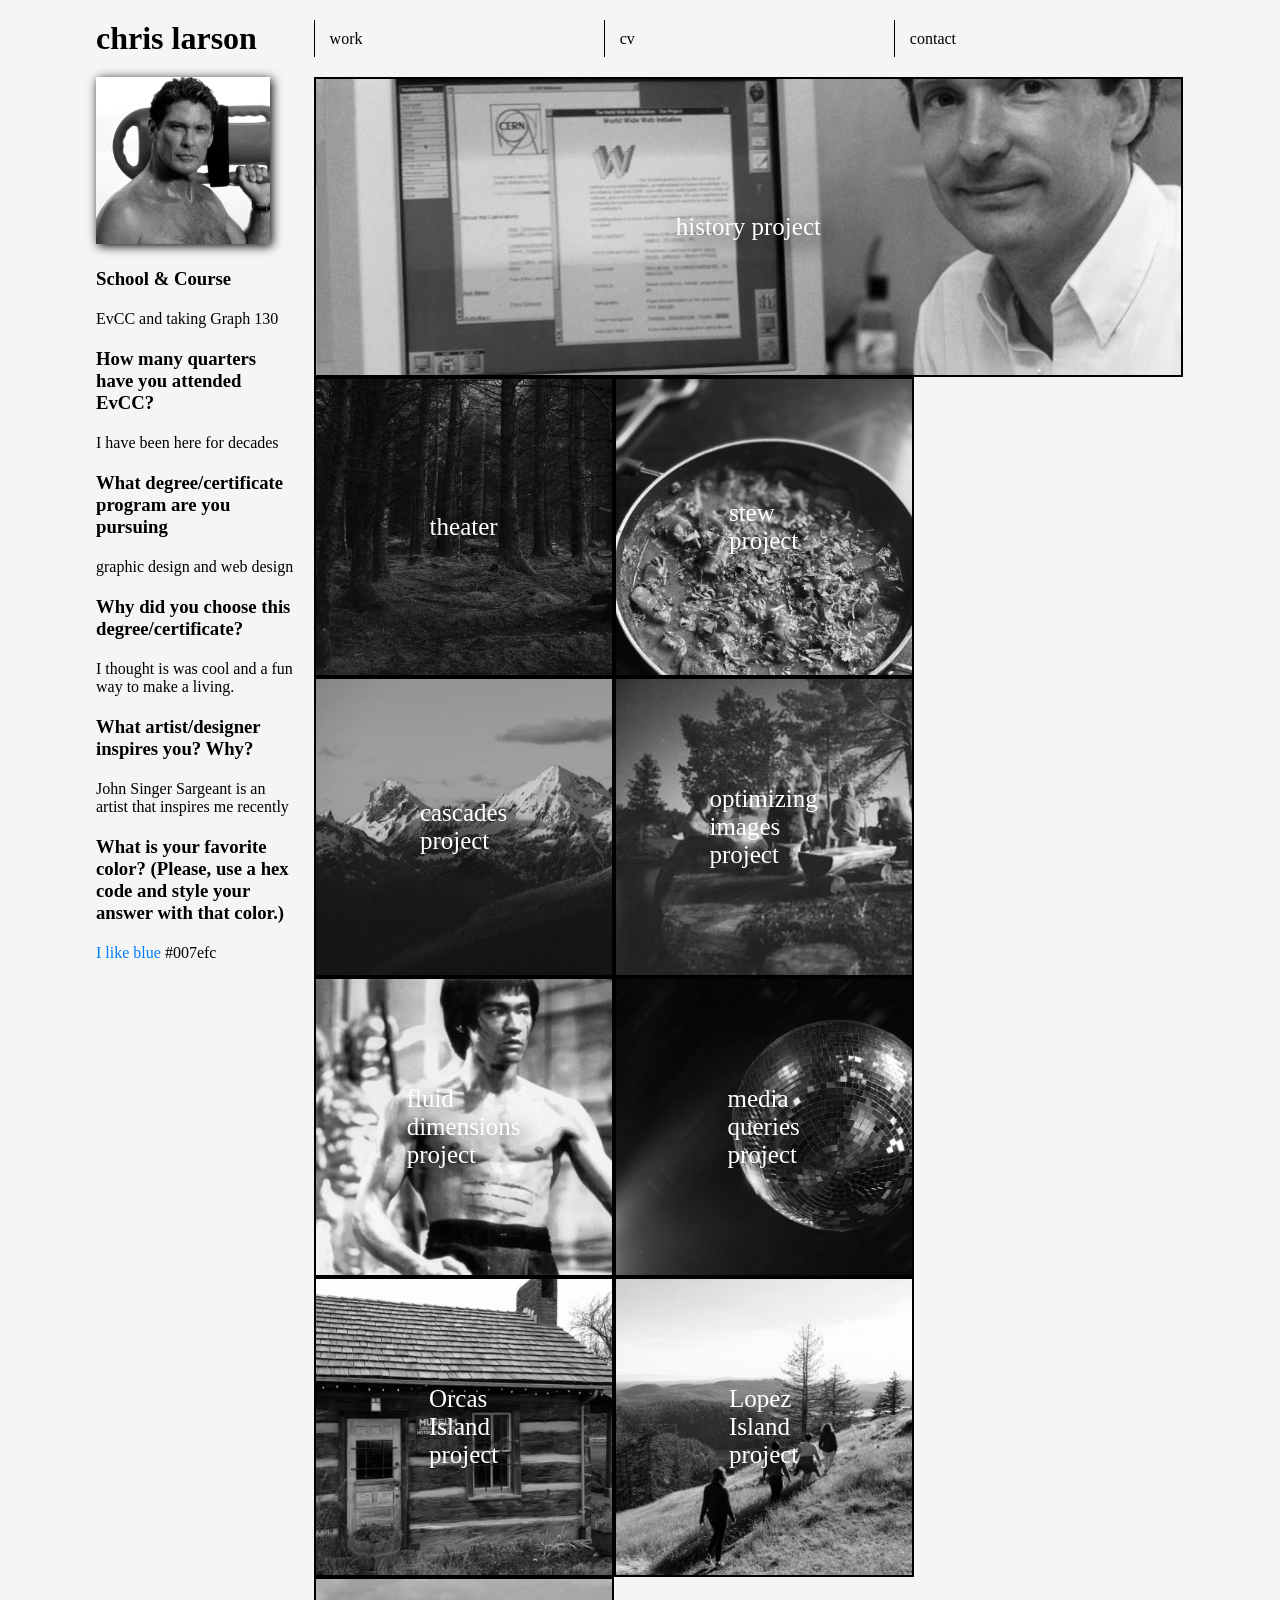
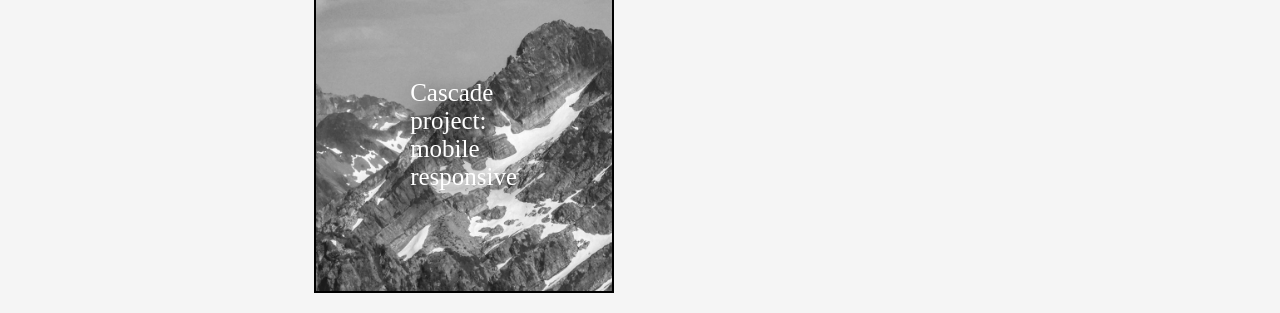
<file: index.html>
<!DOCTYPE html>
<html lang="en">
<head>
    <meta charset="UTF-8">
    <meta name="viewport" content="width=device-width, initial-scale=1.0">
    <title>Chris's Website</title>
    <link href="styles/homepage.css" rel="stylesheet">
</head>
<body>
    <header>
        <h1>chris larson</h1>
        <nav>
            <a href="#work"><p>work</p></a>
            <a href="#cv"><p>cv</p></a>
            <a href="#contact"><p>contact</p></a>
        </nav>
    </header>
    <main>
        <aside>
            <img class="faze" src="images/hoff.png" alt="profile image">
            <h3>School & Course</h3>
            <p>EvCC and taking Graph 130</p>
            <h3>How many quarters have you attended EvCC?</h3>
            <p>I have been here for decades</p>
            <h3>What degree/certificate program are you pursuing</h3>
            <p>graphic design and web design</p>
            <h3>Why did you choose this degree/certificate?</h3>
            <p>I thought is was cool and a fun way to make a living.</p>
            <h3>What artist/designer inspires you? Why?</h3>
            <p>John Singer Sargeant is an artist that inspires me recently</p>
            <h3>What is your favorite color?  (Please, use a hex code and style your answer with that color.)</h3>
            <p> <span style="color:#007efc">I like blue</span> #007efc</p>
        </aside>
        <article id="work">
            <section class="project" id="history">
                <a href="pages/history-refactor.html"><p>history project</p></a>
            </section>
            <section class="project" id="theater">
                <a href="pages/theater.html"><p>theater</p></a>
            </section>
            <section class="project" id="stew">
                <a href="pages/stew.html"><p>stew project</p></a>
            </section>
            <section class="project" id="cascades">
                <a href="pages/cascades.html"><p>cascades project</p></a>
            </section>
            <section class="project" id="images">
                <a href="pages/opt-image.html"><p>optimizing images project</p></a>
            </section>
            <section class="project" id="fluid">
                <a href="pages/fluid.html"><p>fluid dimensions project</p></a>
            </section>
            <section class="project" id="disco">
                <a href="pages/disco.html"><p>media queries project</p></a>
            </section>
            <section class="project" id="orcas">
                <a href="pages/orcas.html"><p>Orcas Island project</p></a>
            </section>
            <section class="project" id="lopez">
                <a href="pages/lopez.html"><p>Lopez Island project</p></a>
            </section>
            <section class="project" id="mobile-cascade">
                <a href="pages/mobile-cascade.html"><p>Cascade project: mobile responsive</p></a>
            </section>
            <!-- <section class="project" id="history">
                <a href="pages/history-refactor.html"><p>history project</p></a>
            </section>
            <section class="project" id="history">
                <a href="pages/history-refactor.html"><p>history project</p></a>
            </section>
            <section class="project" id="history">
                <a href="pages/history-refactor.html"><p>history project</p></a>
            </section>
            <section class="project" id="history">
                <a href="pages/history-refactor.html"><p>history project</p></a>
            </section>
            <section class="project" id="history">
                <a href="pages/history-refactor.html"><p>history project</p></a>
            </section>
            <section class="project" id="history">
                <a href="pages/history-refactor.html"><p>history project</p></a>
            </section>
            <section class="project" id="history">
                <a href="pages/history-refactor.html"><p>history project</p></a>
            </section> -->

        </article>
    </main>
</body>
</html>
</file>
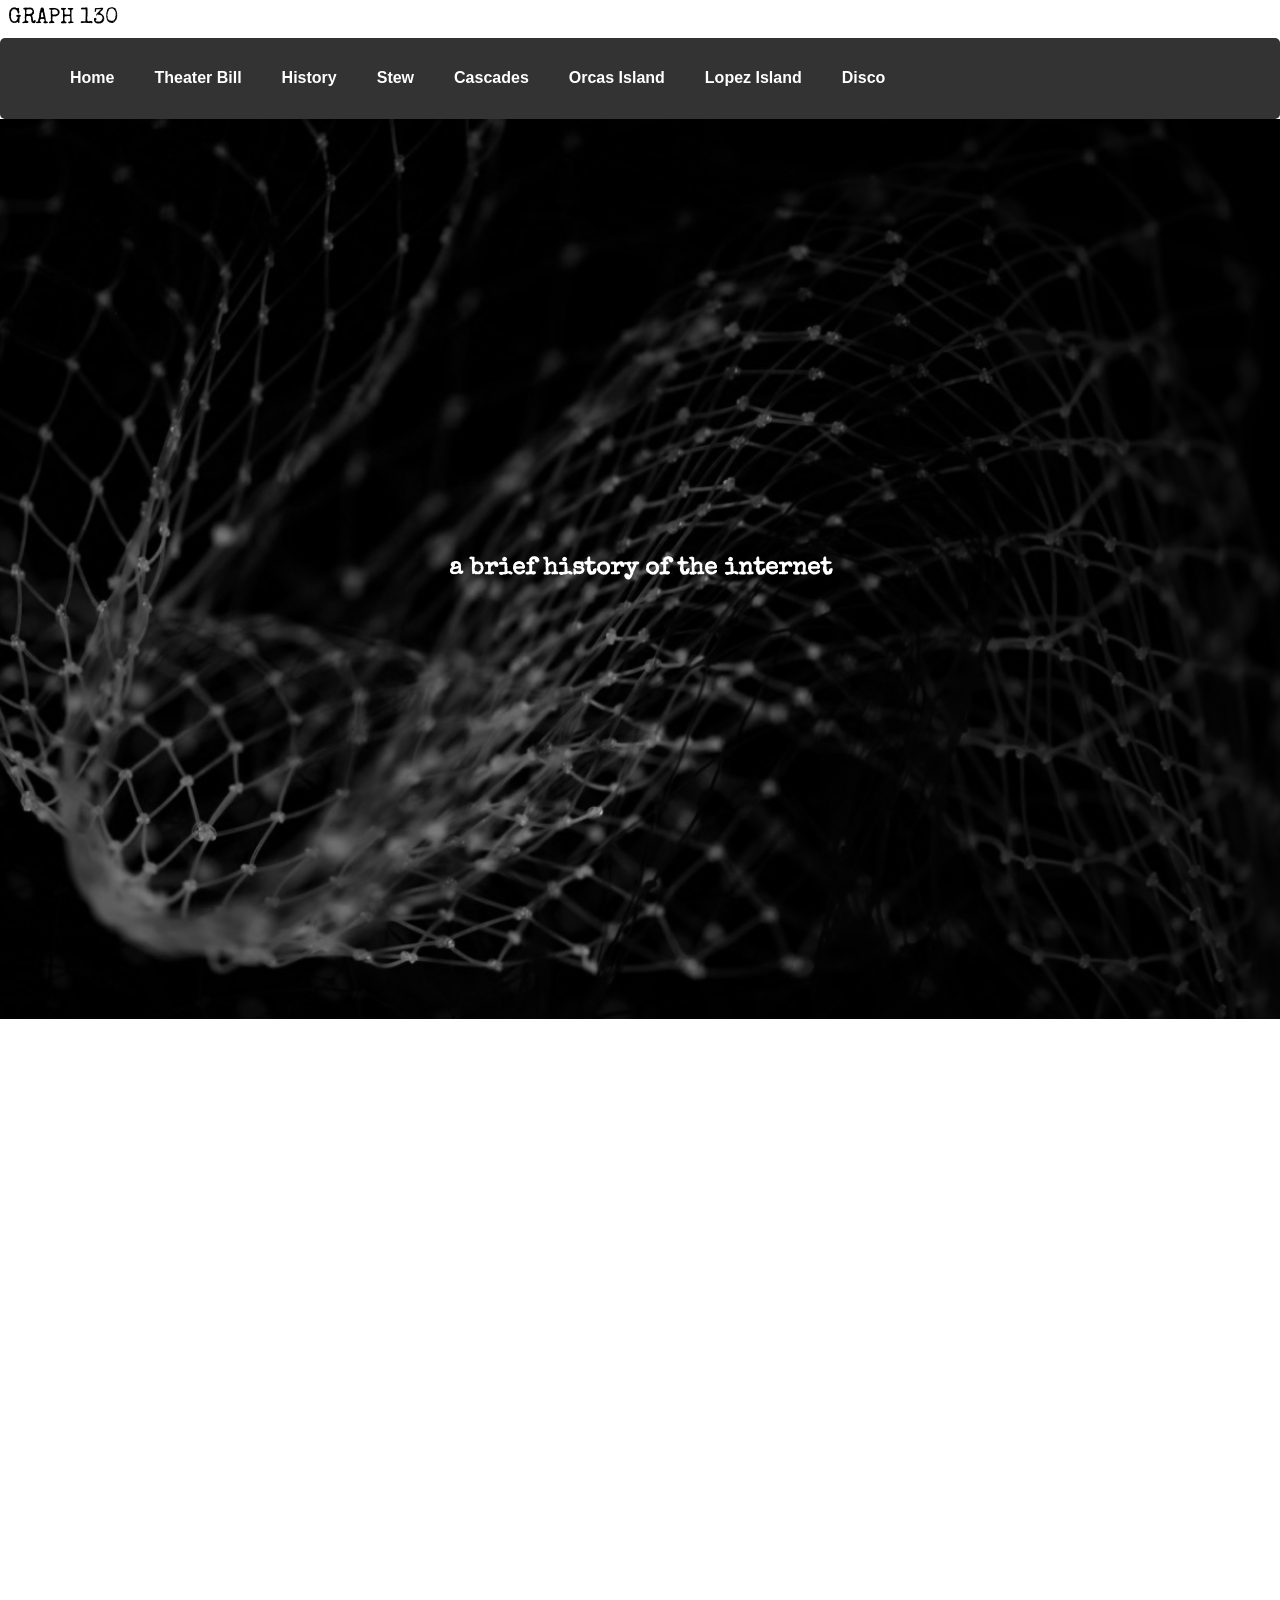
<file: pages/history-refactor.html>
<DOCTYPE html>
<html>
<head>
<title>History of the Internet - briefly</title>
<link href="../styles/history-refactor.css" rel="stylesheet" type="text/css">
<link rel="preconnect" href="https://fonts.googleapis.com">
<link rel="preconnect" href="https://fonts.gstatic.com" crossorigin>
<link href="https://fonts.googleapis.com/css2?family=Bruno+Ace+SC&family=Roboto:ital,wght@0,100..900;1,100..900&family=Special+Elite&display=swap" rel="stylesheet">
<link href="https://unpkg.com/aos@2.3.1/dist/aos.css" rel="stylesheet">

</head>
<body>
    <div id="nav-placeholder"></div>
    <script>
        fetch('nav.html')
        .then(response => response.text())
        .then(data => {
        document.getElementById('nav-placeholder').innerHTML = data;
        });
    </script>
    <section class="hero">
        <h1>a brief history of the internet</h1>
    </section>
    <main>
        <section data-aos="fade-right">    
            <p><b>Dwight Eisenhower</b> - American politician and Army general who served as the 34th President of the United States from 1953 until 1961.</p>
            <img src="../images/1-ike.jpg" alt="President Eisenhower" width="100%">
        </section>
        <section data-aos="fade-up">
            <p><b>Sputnik</b> the first artificial satellite launched into space.</p>
            <img src="../images/2-sputnik-1957.jpg" alt="Sputnik" width="100%"><br>
            <img src="../images/3-news-10-1957.jpg" alt="Newspaper" width="100%">
        </section>
        <section data-aos="fade-left">
            <p><b>ARPA</b> - (Advanced Research Project Agency) later DARPA (defense)</p>
            <img src="../images/4-arpanet2.gif" alt="ARPA" width="100%">
            <img src="../images/5-early-arpanet.jpg" alt="ARPA" width="100%">
        </section>
        <section data-aos="fade-right">
            <p>“The Internet as we know it really got started in the early 1960s. That was when J.C.R. Licklider — a computer scientist with technology company Bolt, Beranek and Newman (BBN) — formulated a few unique ideas about global networking in a series of memos, describing an <b>"Intergalactic Computer Network."</b><br>
            His idea: link computers together across the globe; and anybody near a computer could share information. As it turns out, Licklider had the right idea at the right time. The Cold War had the United States searching for a communication network that could survive a nuclear attack.”<br>
            <a href="https://www.livescience.com/42604-who-invented-the-internet.html" target="_blank">Quote taken from Livescience.com</a></p>
        </section>
        <section data-aos="fade-up">
            <img src="../images/6-apranet-82.jpg" alt="ARPA" width="100%">
            <p>Tim Berners-Lee developed the first HTML (Hypertext Markup Language) in 1989</p>
        </section>
        <section data-aos="fade-left">
            <img src="../images/8-tim-berners-lee.jpg" alt="Tim Berners-Lee" width="100%">
            <p>(Published text has always been marked up so that the author and publisher would be able to synchronize and layout a publication the way it has been envisioned. TBL created a markup language that tells a web browser how to visually display a page the way the “author” envisioned it.)</p> 
        </section>
        <section data-aos="fade-right">
            <img src="../images/7-proof-marks.jpg" alt="Proof Marks" width="100%">
            <p>Marc Andereessen added an image tag to HTML and founded Netscape - 1993</p>
        </section>
        <section data-aos="fade-up">
            <img src="../images/9-marc-andreessen.jpg" alt="Marc" width="100%">
            <p> During the 90’s there were browser wars and HTML was becoming fragmented. TBL created <a href="https://www.w3.org/" target="_blank">The World Wide Web Consortium</a> to maintain HTML standards.</p>
        </section>
        <section data-aos="fade-left">
            <img src="../images/12-w3c.png" alt="W3C" width="100%">
            <p>Versions</p>
            <ul>
                <li>HTML 3.2 - 1997</li>
                <li>HTML 4.01 - 1999</li>
                <li>XHTML - 2000</li>
                <li>HTML5 - 2014</li>
                <li></li>
            </ul>
            <img src="../images/11-html5.png" alt="HTML5" width="100%">
            <p> There have been many versions of HTML. We are currently in version HTML5 and many people don’t see a sixth one coming any time soon, if ever. </p>
        </section>
</main>
<script src="https://unpkg.com/aos@2.3.1/dist/aos.js"></script>
<script>
  AOS.init();
</script>
</body>
</html>
</file>
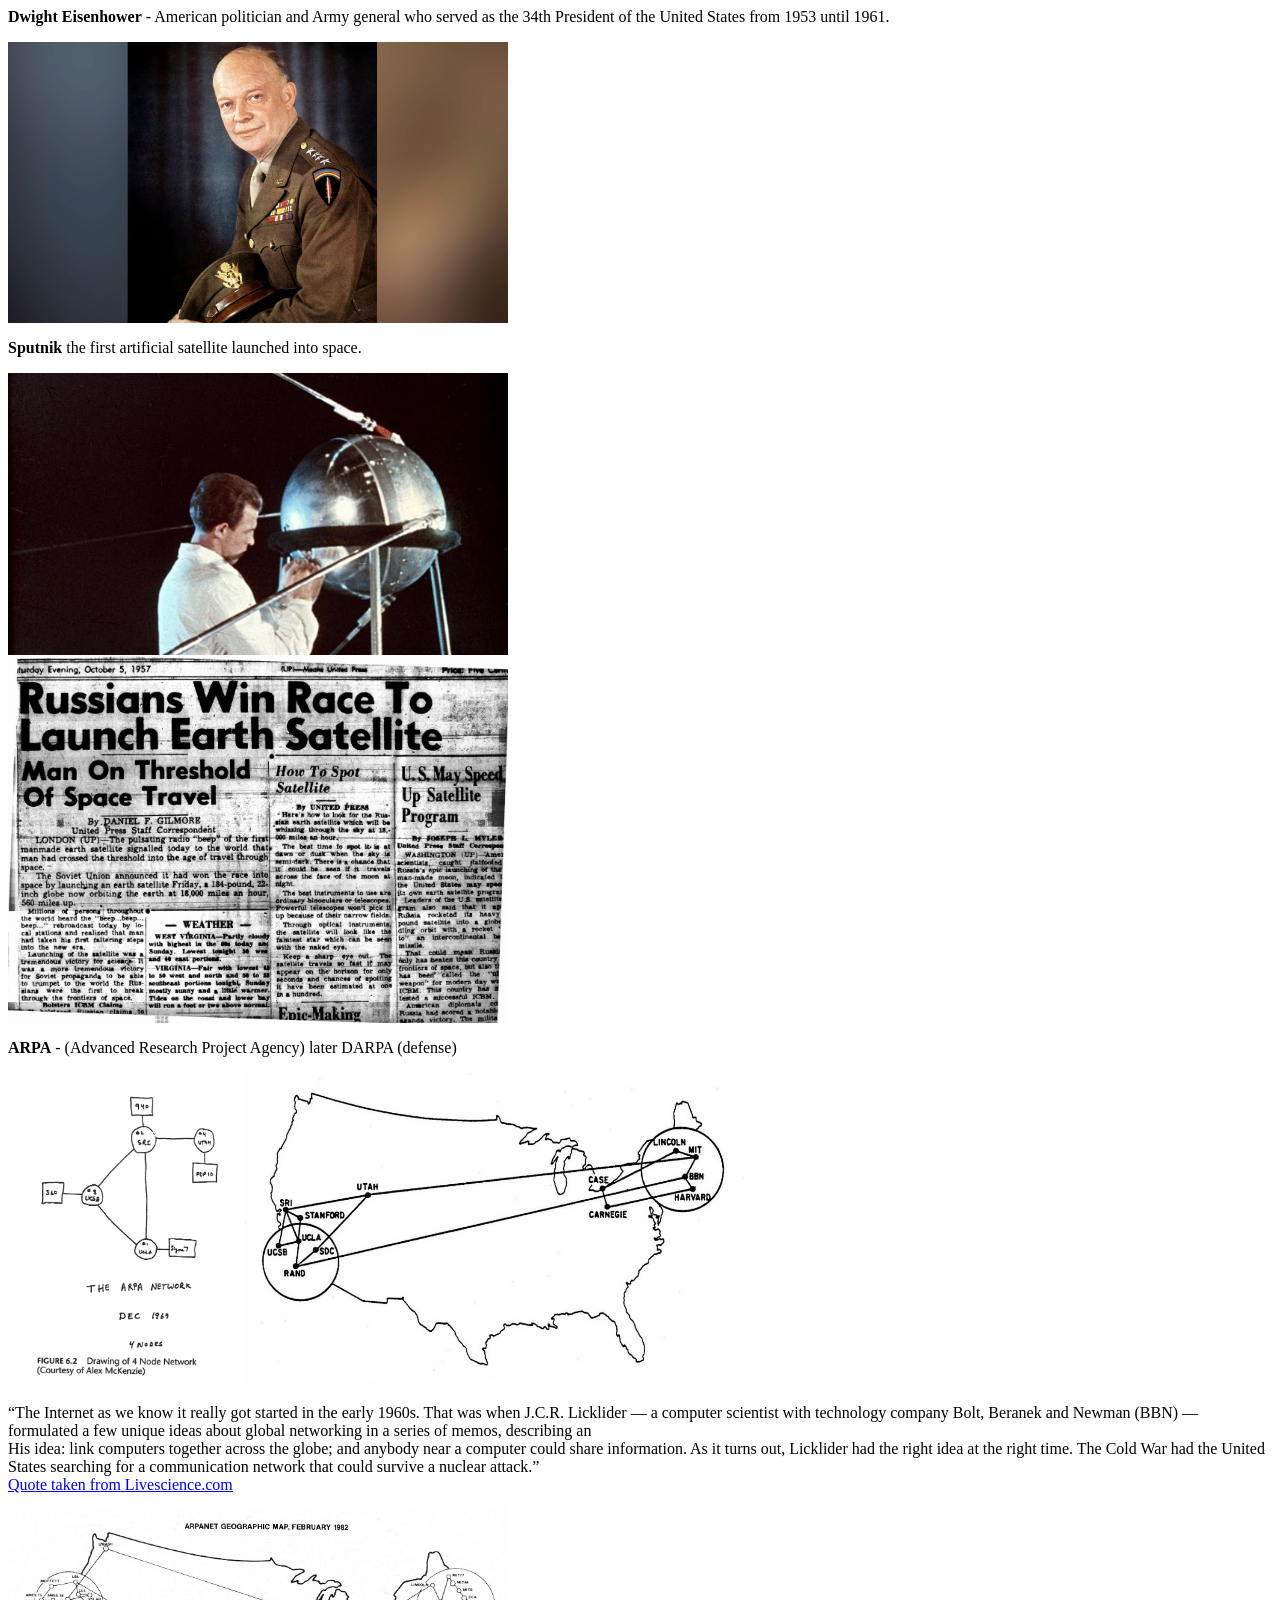
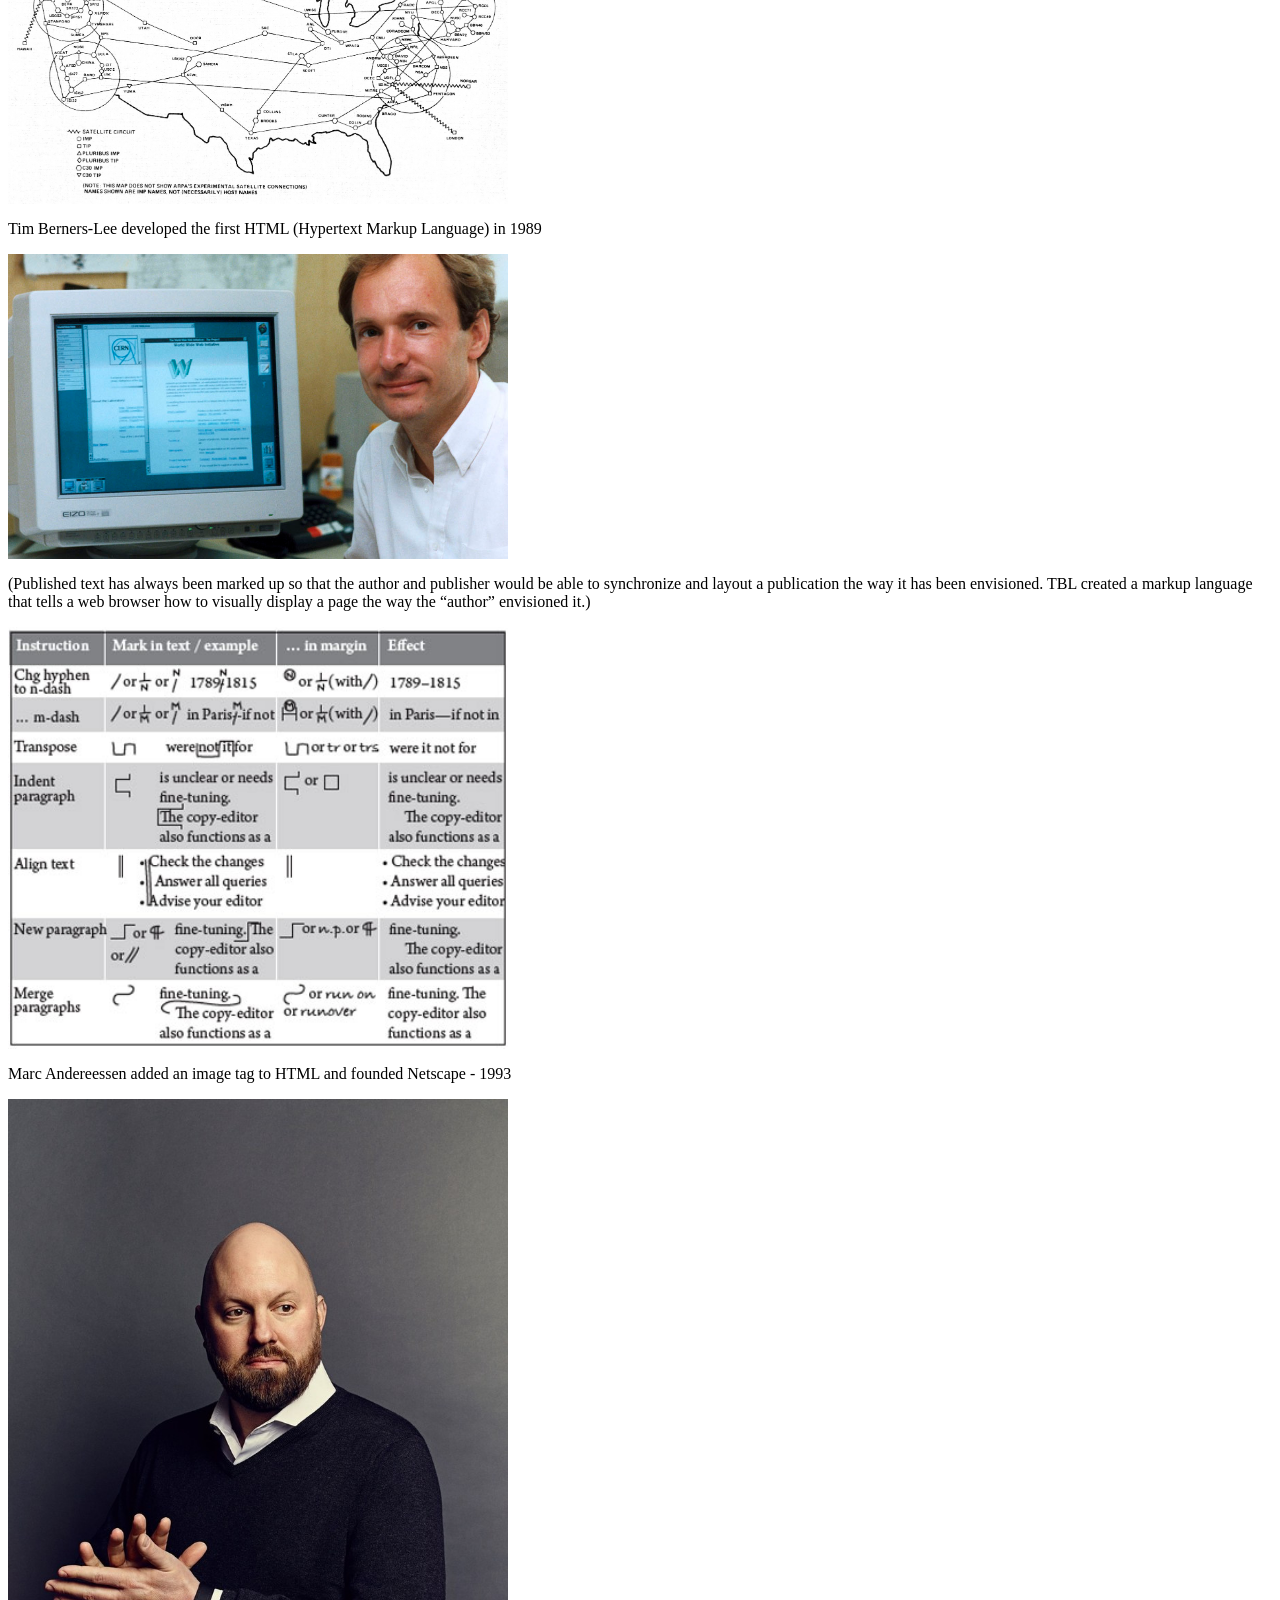
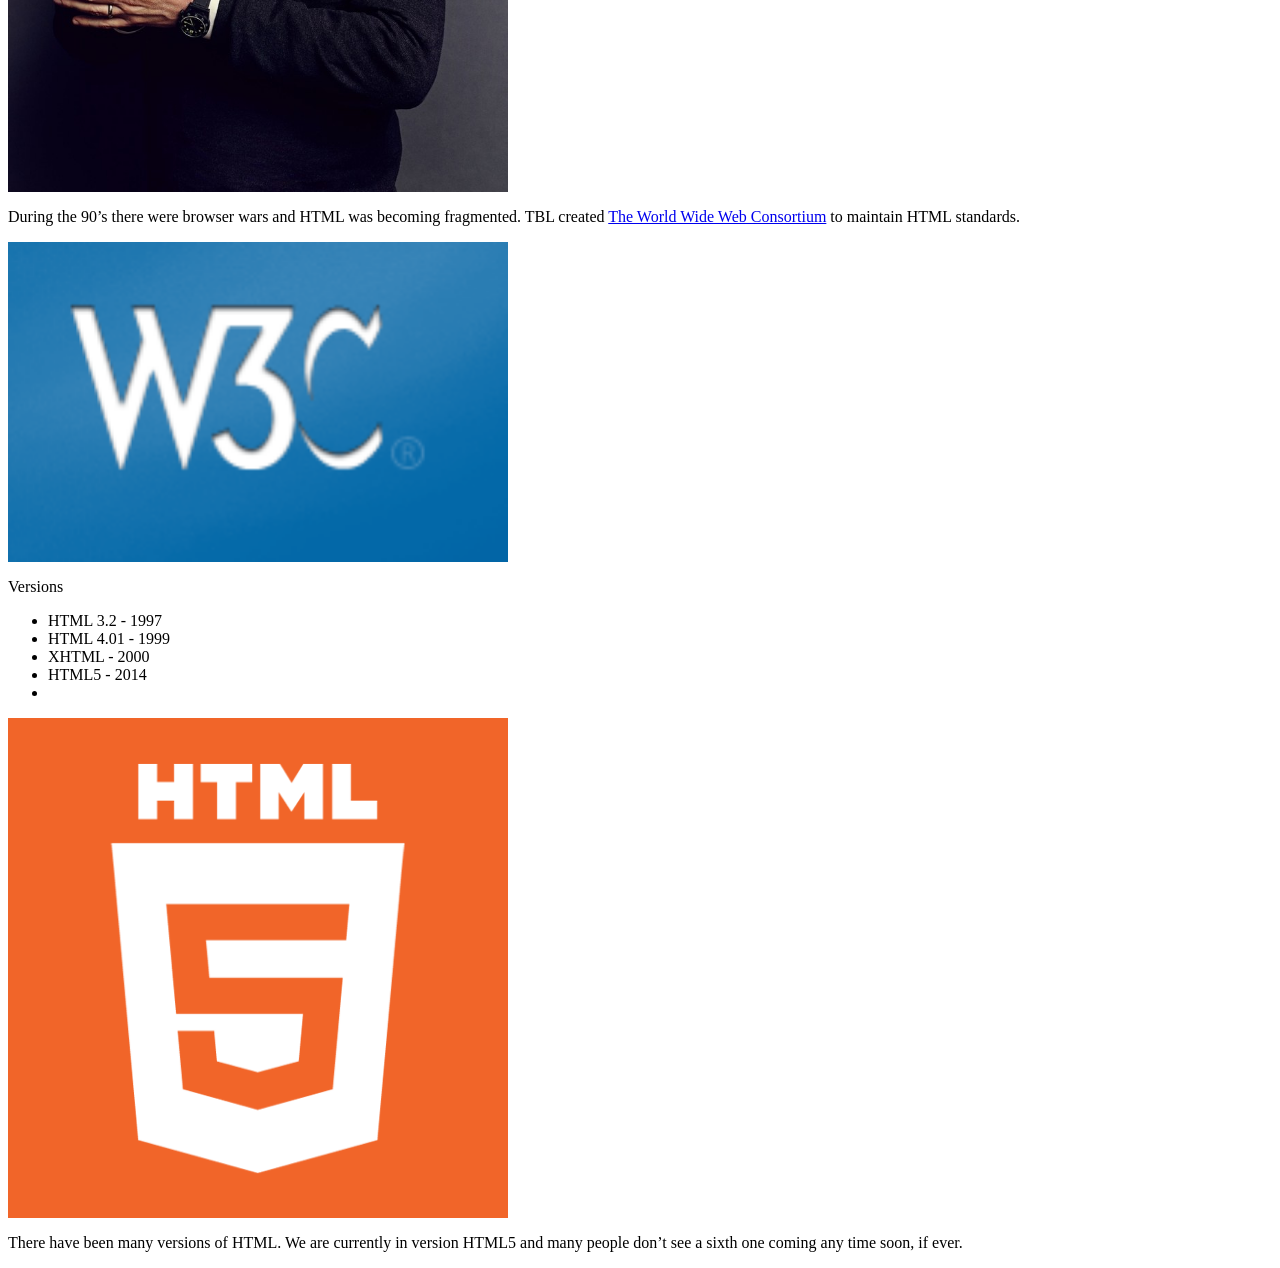
<file: pages/history.html>
<DOCTYPE html>
<html>
<head>
<title>History of the Internet - briefly</title>
</head>
<body>
<p><b>Dwight Eisenhower</b> - American politician and Army general who served as the 34th President of the United States from 1953 until 1961.</p>
<img src="../images/1-ike.jpg" alt="President Eisenhower" width="500px">
<p><b>Sputnik</b> the first artificial satellite launched into space.</p>
<img src="../images/2-sputnik-1957.jpg" alt="Sputnik" width="500px"><br>
<img src="../images/3-news-10-1957.jpg" alt="Newspaper" width="500px">
<p><b>ARPA</b> - (Advanced Research Project Agency) later DARPA (defense)</p>
<img src="../images/4-arpanet2.gif" alt="ARPA" height="300px">
<img src="../images/5-early-arpanet.jpg" alt="ARPA" width="500px">

<p>“The Internet as we know it really got started in the early 1960s. That was when J.C.R. Licklider — a computer scientist with technology company Bolt, Beranek and Newman (BBN) — formulated a few unique ideas about global networking in a series of memos, describing an <b?"Intergalactic Computer Network."</b><br>
His idea: link computers together across the globe; and anybody near a computer could share information. As it turns out, Licklider had the right idea at the right time. The Cold War had the United States searching for a communication network that could survive a nuclear attack.”<br>
<a href="https://www.livescience.com/42604-who-invented-the-internet.html" target="_blank">Quote taken from Livescience.com</a>
</p>
<img src="../images/6-apranet-82.jpg" alt="ARPA" width="500px">
<p>Tim Berners-Lee developed the first HTML (Hypertext Markup Language) in 1989</p>
<img src="../images/8-tim-berners-lee.jpg" alt="Tim Berners-Lee" width="500px">
<p>(Published text has always been marked up so that the author and publisher would be able to synchronize and layout a publication the way it has been envisioned. TBL created a markup language that tells a web browser how to visually display a page the way the “author” envisioned it.)</p> 
<img src="../images/7-proof-marks.jpg" alt="Proof Marks" width="500px">
<p>Marc Andereessen added an image tag to HTML and founded Netscape - 1993</p>
<img src="../images/9-marc-andreessen.jpg" alt="Marc" width="500px">
<p> During the 90’s there were browser wars and HTML was becoming fragmented. TBL created <a href="https://www.w3.org/" target="_blank">The World Wide Web Consortium</a> to maintain HTML standards.</p>
<img src="../images/12-w3c.png" alt="W3C" width="500px">
<p>Versions</p>
<ul>
    <li>HTML 3.2 - 1997</li>
    <li>HTML 4.01 - 1999</li>
    <li>XHTML - 2000</li>
    <li>HTML5 - 2014</li>
    <li></li>
</ul>
<img src="../images/11-html5.png" alt="HTML5" width="500px">
<p> There have been many versions of HTML. We are currently in version HTML5 and many people don’t see a sixth one coming any time soon, if ever. </p>
</body>
</html>
</file>
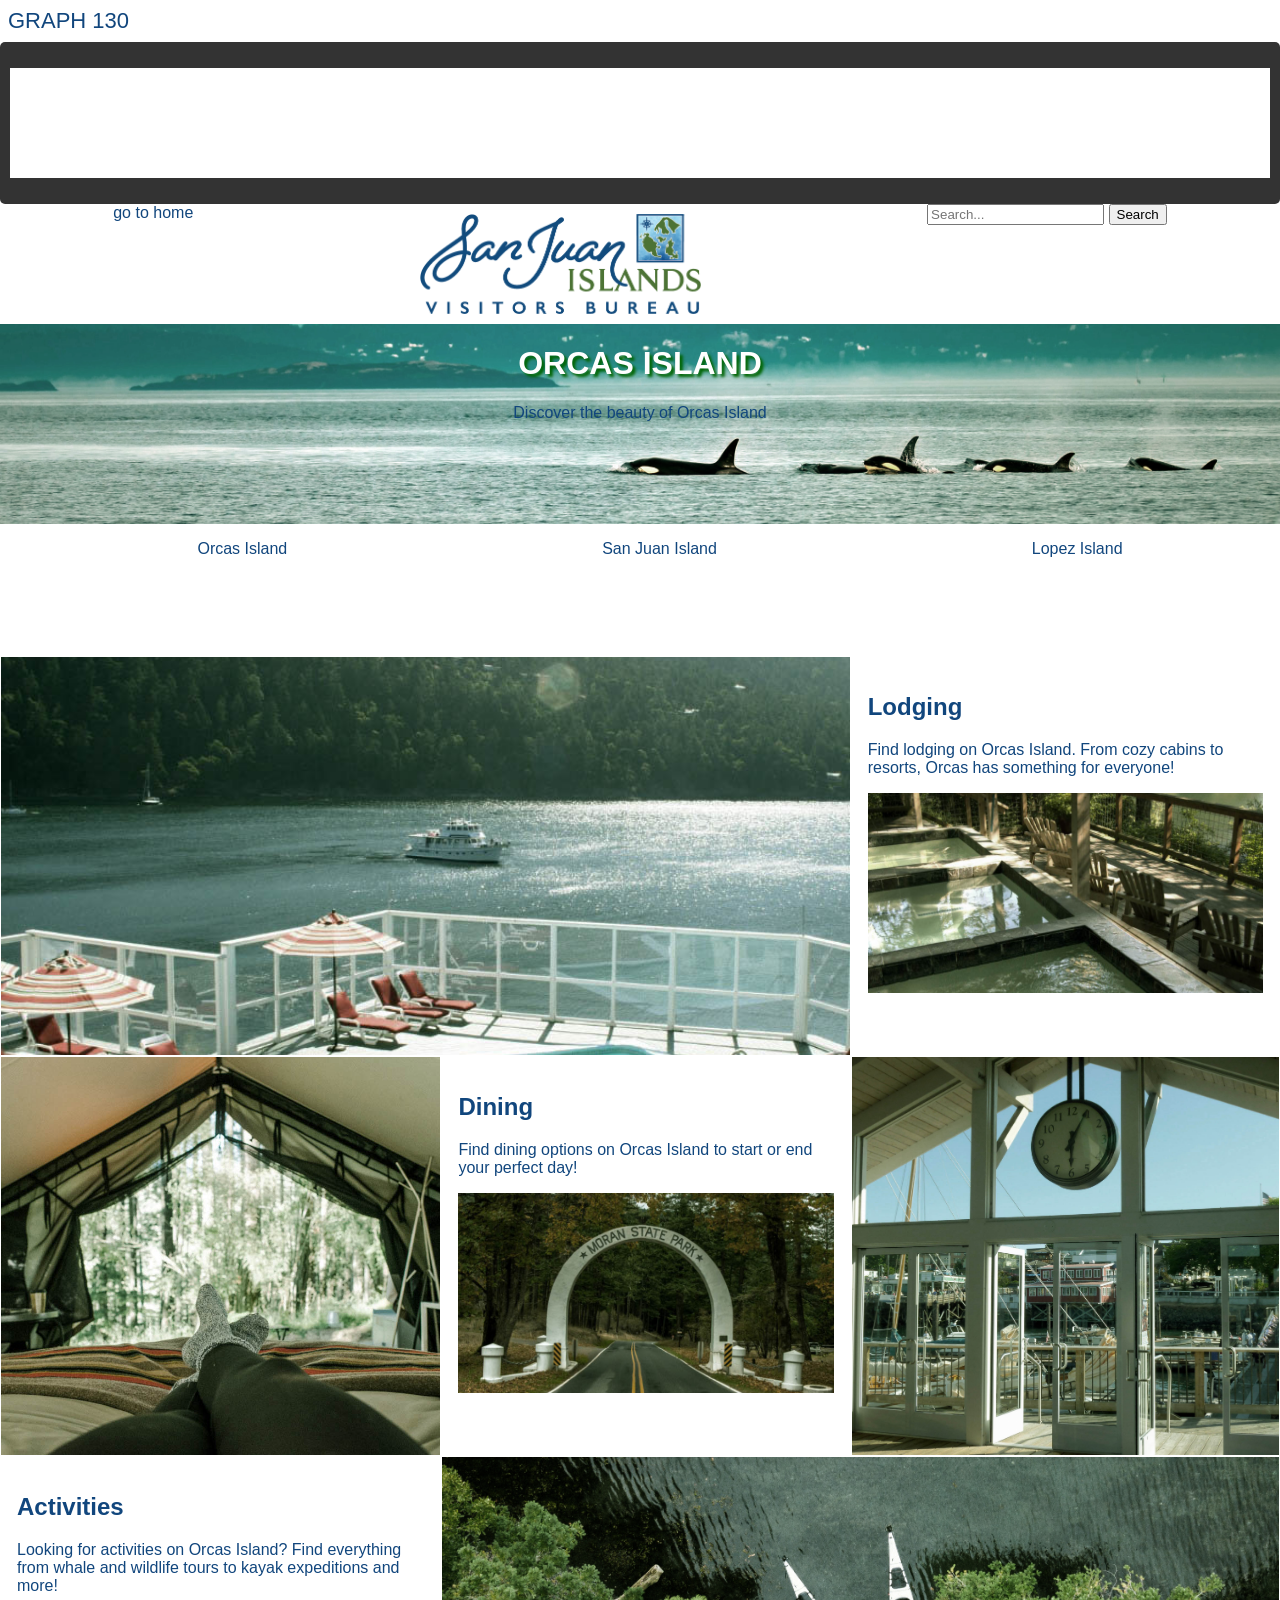
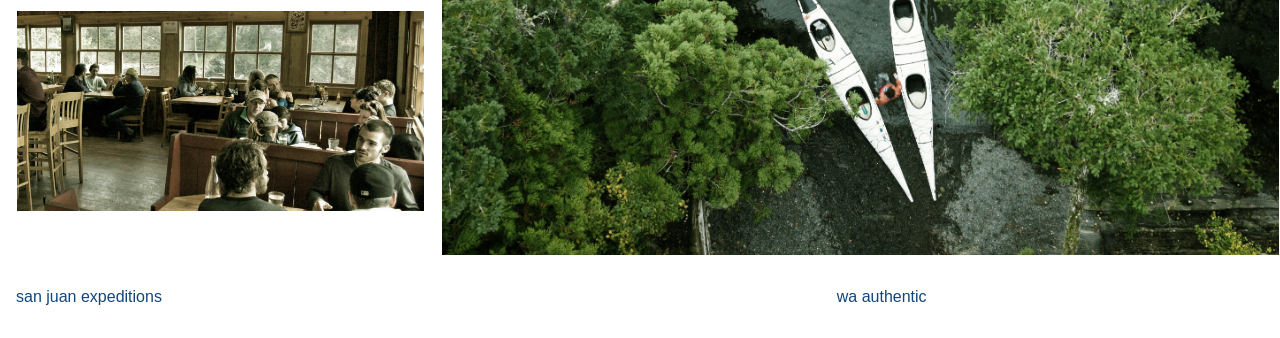
<file: pages/orcas.html>
<!DOCTYPE html>
<html lang="en">
<head>
    <meta charset="UTF-8">
    <meta name="viewport" content="width=device-width, initial-scale=1.0">
    <title>Orcas Island</title>
    <link href="../styles/islands.css" rel="stylesheet">
</head>
<body>
  <div id="nav-placeholder"></div>
    <script>
        fetch('nav.html')
        .then(response => response.text())
        .then(data => {
        document.getElementById('nav-placeholder').innerHTML = data;
        });
    </script>
    <header>
        <a href="../index.html" target="_blank">go to home</a>
        <img src="../images/SJIVB-1.png" alt="SJIVB logo" class="logo1">
        <search class="search">
            <input type="text" placeholder="Search...">
            <button type="submit">Search</button>
        </search>
        <div class="hero-orcas">
            <h1>Orcas Island</h1>
            <p>Discover the beauty of Orcas Island</p>
        </div>
    </header>  
    <nav class="islands">
        <ul>
            <li><a href="orcas.html">Orcas Island</a></li>
            <li><a href="san-juan.html">San Juan Island</a></li>
            <li><a href="lopez.html">Lopez Island</a></li>
        </ul>
    </nav>
    <main>
        <section class="item1"></section>
        <section class="item2">
            <div class="island-text">
                <h2>Lodging</h2>
                <p>Find lodging on Orcas Island. From cozy cabins to resorts, Orcas has something for everyone!</p>
            </div>
            <div class="pic2"></div>
        </section>
        <section class="item3"></section>
        <section class="item4">
            <div class="island-text">
                <h2>Dining</h2>
                <p>Find dining options on Orcas Island to start or end your perfect day!</p>
            </div>
            <div class="pic4"></div>
        </section>
        <section class="item5"></section>
        <section class="item6">
                <h2>Activities</h2>
                <p>Looking for activities on Orcas Island? Find everything from whale and wildlife tours to kayak expeditions and more!</p>
            </div>
            <div class="pic6"></div>
        </section>
        <section class="item7"></section>
    </main>
    <footer>
        <p class="item8">san juan expeditions</p>
        <p class="item10">wa authentic</p>
    </footer>
</body>
</html>
</file>
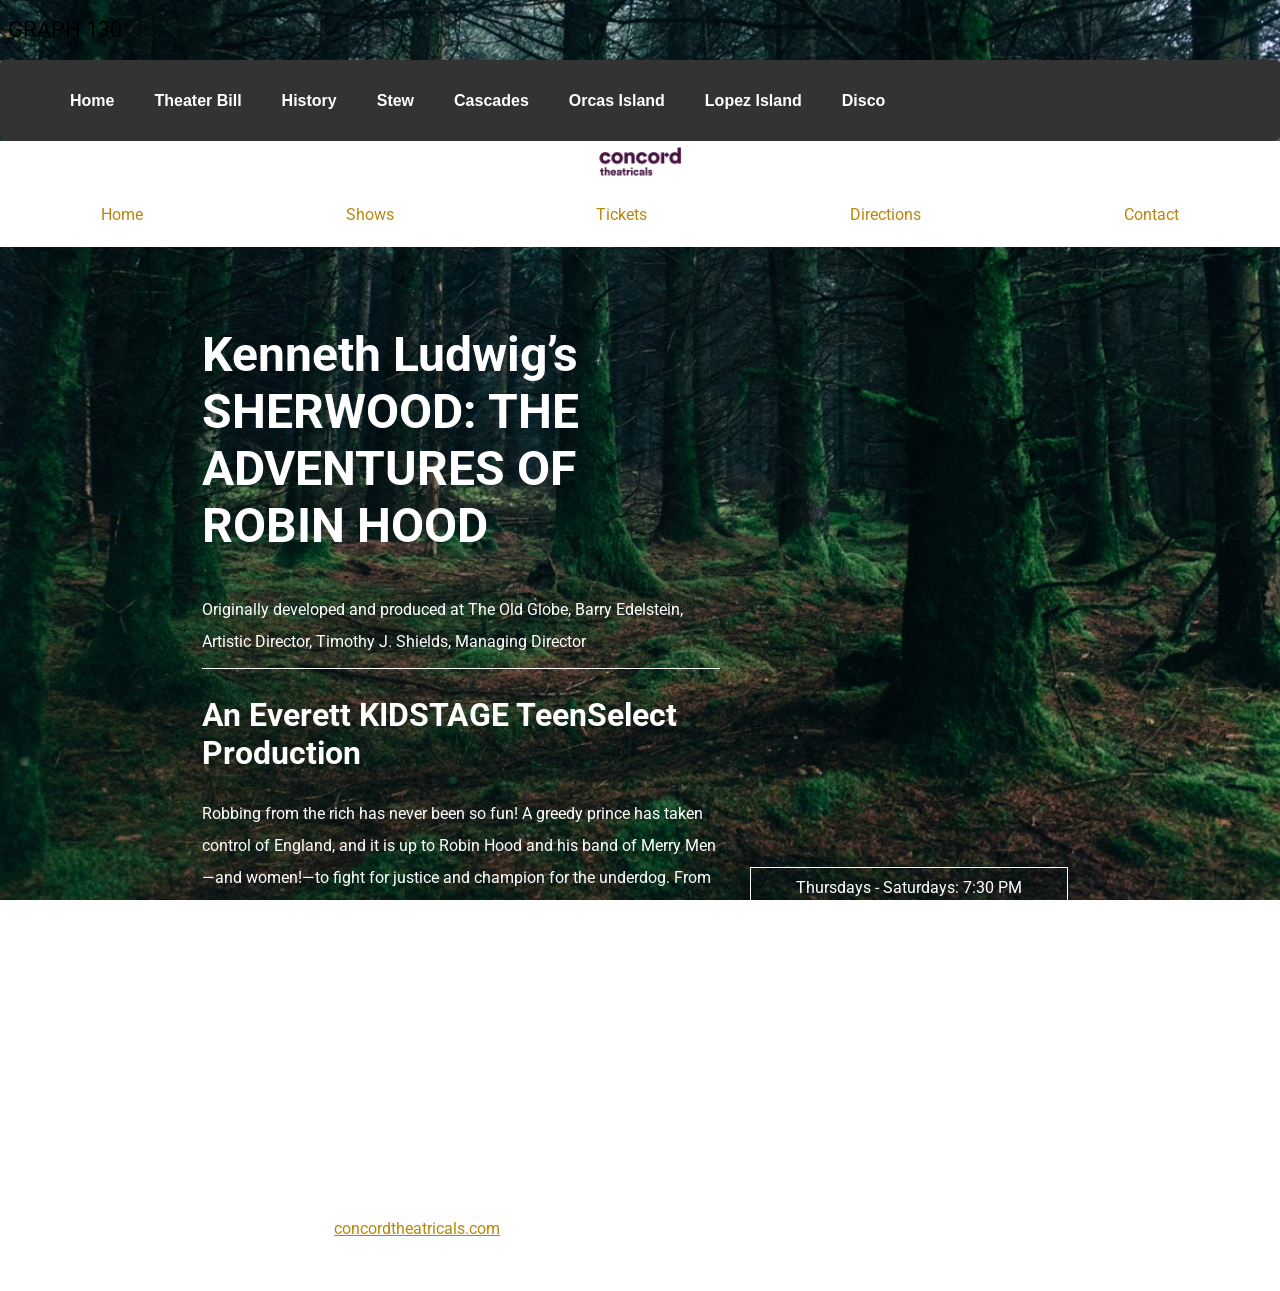
<file: pages/theater.html>
<!DOCTYPE html>
<html lang="en">
<head>
    <meta charset="UTF-8">
    <meta name="viewport" content="width=device-width, initial-scale=1.0">
    <title>Theater Bill</title>
    <link href="../styles/theater.css" rel="stylesheet" type="text/css">
    <link rel="preconnect" href="https://fonts.googleapis.com">
    <link rel="preconnect" href="https://fonts.gstatic.com" crossorigin>
    <link href="https://fonts.googleapis.com/css2?family=Roboto:ital,wght@0,100..900;1,100..900&display=swap" rel="stylesheet">
</head>
<body>
    <div id="nav-placeholder"></div>
    <script>
        fetch('nav.html')
        .then(response => response.text())
        .then(data => {
        document.getElementById('nav-placeholder').innerHTML = data;
        });
    </script>
    <header>
        <img src="../images/concord.png" width="100px" height="auto">
        <nav>
            <p>Home</p>
            <p>Shows</p>
            <p>Tickets</p>
            <p>Directions</p>
            <p>Contact</p>
        </nav>
    </header>
    <main>
        <article>
            <h1>Kenneth Ludwig’s SHERWOOD: THE ADVENTURES OF ROBIN HOOD</h1>
            <p>Originally developed and produced at The Old Globe, Barry Edelstein, Artistic Director, Timothy J. Shields, Managing Director</p>
            <h2>An Everett KIDSTAGE TeenSelect Production</h2>
            <p>Robbing from the rich has never been so fun! A greedy prince has taken control of England, and it is up to Robin Hood and his band of Merry Men—and women!—to fight for justice and champion for the underdog. From comic mastermind Ken Ludwig (Lend Me a Tenor, Crazy for You) comes this rollicking and inventive play, packed with delightful thrills, amorous exploits, contagious laughs, and great beloved heroes like Little John, Friar Tuck, and Maid Marian. So get ready to dodge an arrow or two—you won’t want to miss a moment of this swashbuckling adventure!</p>
            <h3>May 21 - June 12, 2026</h3>
        </article>
        <ul>
            <li>Thursdays - Saturdays: 7:30 PM</li>
            <li>Sundays: 2:00 PM</li>
            <li>Tickets: $14 General | $12 Youth and Seniors</li>
            <li>Location: Second Stage Theatre, 2730 Wetmore Ave Everett WA 98201</li>
        </ul>
    </main>
    <footer>
        <p>“Ken Ludwig’s Sherwood: The Adventures of Robin Hood” is presented by arrangement with Concord Theatricals on behalf of Samuel French, Inc. <a href="https://www.concordtheatricals.com" target="_blank">concordtheatricals.com</a></p>
    </footer>
</body>
</html>
</file>
<file: styles/homepage.css>
* {
    margin: 0px;
    padding: 0px;
    box-sizing: border-box;

}

body {
    background-color: #f5f5f5;
}
/* create a flex container for the header, main and footer elements */
header, main, footer {
    display: flex;
    width:85%;
    margin:20px auto;
    justify-content:space-between;
}
/* create even space in the header and footer navs */
nav {
    display:flex;
    justify-content: space-evenly;
    width:80%;
}

nav a {
    border-left: solid black 1px;
    justify-content: center;
    align-content: center;
    padding-left:15px;
    text-decoration: none;
    color:black;
    width:100%;
}
nav a:hover {
    background-color: lightgray;
}
aside {
    width:20%;
}
aside p, aside h3 {
    margin:20px 20px 20px 0px;
}
.faze {
   width: 80%;
   height: auto;
   filter:grayscale(100%);
   transition:1s;
   box-shadow:2px 2px 10px black;
}
.faze:hover {
    filter:none;
}
article {
    width:80%;
    display:flex;
    flex-wrap:wrap;
}
.project {
    filter:grayscale(100%);
    background-size: cover;
    min-width: 300px;
    min-height: 300px;
    width:33.3%;
    display:flex;
    justify-content: center;
    align-items: center;
    border:black solid 2px;
    transition:1s;
}
.project:first-child {
    width:99.9%;
    background-position: center;
}
.project:hover {
    filter:none;
}
.project p {
    color:white;
    text-shadow:8px 8px 20px black;
    font-size:25px;
}
.project a {
    padding:100px 200px;
    text-decoration: none;
}

/* individual project background images */
#history {
    background-image: url(../images/8-tim-berners-lee.jpg);
}
#theater {
    background-image: url(../images/forest.jpeg);
}
#stew {
    background-image: url(../images/JPEG/stew.jpg);
}
#cascades {
    background-image: url(../images/JPEG/cascade1.jpg);
}
#images {
    background-image: url(../images/camping10.jpg);
}
#fluid {
    background-image: url(../images/lee.png);
}
#disco {
    background-image: url(../images/JPEG/disco.jpg);
}
#orcas {
    background-image: url(../images/sj-images/sj-007.jpg);
}
#lopez {
    background-image: url(../images/sj-images/sj-059.jpg);
}
#mobile-cascade {
    background-image: url(../images/JPEG/cascade2.jpg);
}
</file>
<file: styles/history-refactor.css>
body {
    margin:0px;
    padding:0px;
    font-size:16px;
    box-sizing: border-box;
    font-family: "Special Elite", system-ui;
}

.hero {
    display:flex;
    justify-content: center; /*aligned horizontal*/
    align-items: center; /*aligned vertical*/
    height: 100vh;
    background-image: url(../images/history-hero-bg.jpg);
    background-size: cover;
    background-position: center;
    filter:grayscale(100%);
}

h1 {
    color:white;
    text-align: center;
    /* font-family: "Bruno Ace SC", sans-serif; */
}

main {
    display:flex;
    flex-wrap:wrap;
}
main section {
    flex-grow: 1;
    width:30%;
    margin:10px;
    background-color: burlywood;
    border:solid burlywood 2px;
    border-radius: 5px;
    padding:5px;
}
</file>
<file: styles/islands.css>
:root {
    --blue:#11467d;
    --green:#4c7335;
    --white:#ffffff;
    color:var(--blue);
    font-family: Arial, Helvetica, sans-serif;
}
body, header, main, footer, section, article, aside {
    margin:0px;
    padding:0px;
    box-sizing: border-box;
    font-size:16px;
}

main, header, nav ul, footer {
    display:grid;
    grid-template-columns: auto auto auto;
}
main section {
    border: solid var(--white) 1px;
    padding:1rem;
}
/* the following clases will govern the sections and make them work within the grid */
.item1, .item8 {
    grid-column-start:1;
    grid-column-end:3;
}
.item6 {
    grid-column-start:1;
    grid-column-end:2;
}
.pic2, .pic4, .pic6 {
    background-position:center;
    background-repeat: no-repeat;
    background-size: cover;
    height: 200px;
}
.pic2 {
    background-image: url(../images/sj-images/sj-031.jpg);
}
.pic4 {
    background-image: url(../images/sj-images/sj-039.jpg);
}
.pic6 {
    background-image: url(../images/sj-images/sj-011.jpg);
}
.item7 {
    grid-column-start:2;
    grid-column-end:4;
}
.hero-orcas {
    grid-column-start:1;
    grid-column-end:4;
}
header {
    background-color: var(--white);
    text-align: center;
}
.logo1 {
    height: 100px;
    width:auto;
    margin:10px auto;
}
header a, header p, nav a, label {
    color:var(--blue);
    text-decoration: none;
}
.hero-orcas, main section {
    background-image: url(../images/sj-images/sj-034.jpg);
    background-position: center;
    background-repeat: no-repeat;
    background-size: cover;
    height: 200px;
}

h1 {
    color:white;
    text-transform: uppercase;
    text-shadow:darkgreen 3px 3px 3px;
}

nav ul {
    background-color: var(--white);
}

nav ul li {
    list-style: none;
    text-align: center;
    height: 100px;
}

nav ul li:hover {
    background-color: var(--green);
    color:var(--white);
}

nav ul li a:hover {
    color:white;
}

main section {
    height: 400px;
}

.item1 {
    background-image: url(../images/sj-images/sj-015.jpg);
}
.item3 {
    background-image: url(../images/sj-images/sj-025.jpg);
}
.item5 {
    background-image: url(../images/sj-images/sj-068.jpg);
}
.item7 {
    background-image: url(../images/sj-images/sj-022.jpg);
}
.item2, .item4, .item6 {
    background-image: none;
}
footer {
    padding:1em;
}
</file>
<file: styles/theater.css>
body {
    margin:0px;
    padding:0px;
    box-sizing: border-box;
    font-size: 16px;
    background-image: url(../images/forest.jpeg);
    background-size: cover;
    background-attachment: fixed;
    background-repeat: none;
    font-family: "Roboto", sans-serif;
}

nav {
    display: flex;
    flex-wrap: wrap;
}

nav p {
    display: flex;
    flex-grow: 1;
    justify-content: center;
}

header {
    background-color: rgb(255, 255, 255); 
}

header img {
    display: block;
    margin:auto;
}

main, footer {
    color: white;
    display: flex;
    width:70%;
    justify-content: center;
    margin:30px auto;
}
article {
    width:60%;
    padding:10px;
}

article p {
    border-bottom: solid 1px white;
    padding-bottom:10px;
}
main ul {
    width:40%;
    padding:10px;
    align-self:flex-end;
}

main ul li {
    list-style: none;
    padding:10px;
    margin:10px;
    border:solid white 1px;
    text-align: center;
}

nav p:hover,
main ul li:hover {
    background-color: white;
    color:slategray;

}
h1 {
    font-size:3em;
}
h2 {
    font-size:2em;
}
p {
    line-height: 2em;
}
nav p,
footer a {
    color:darkgoldenrod;
}
</file>
